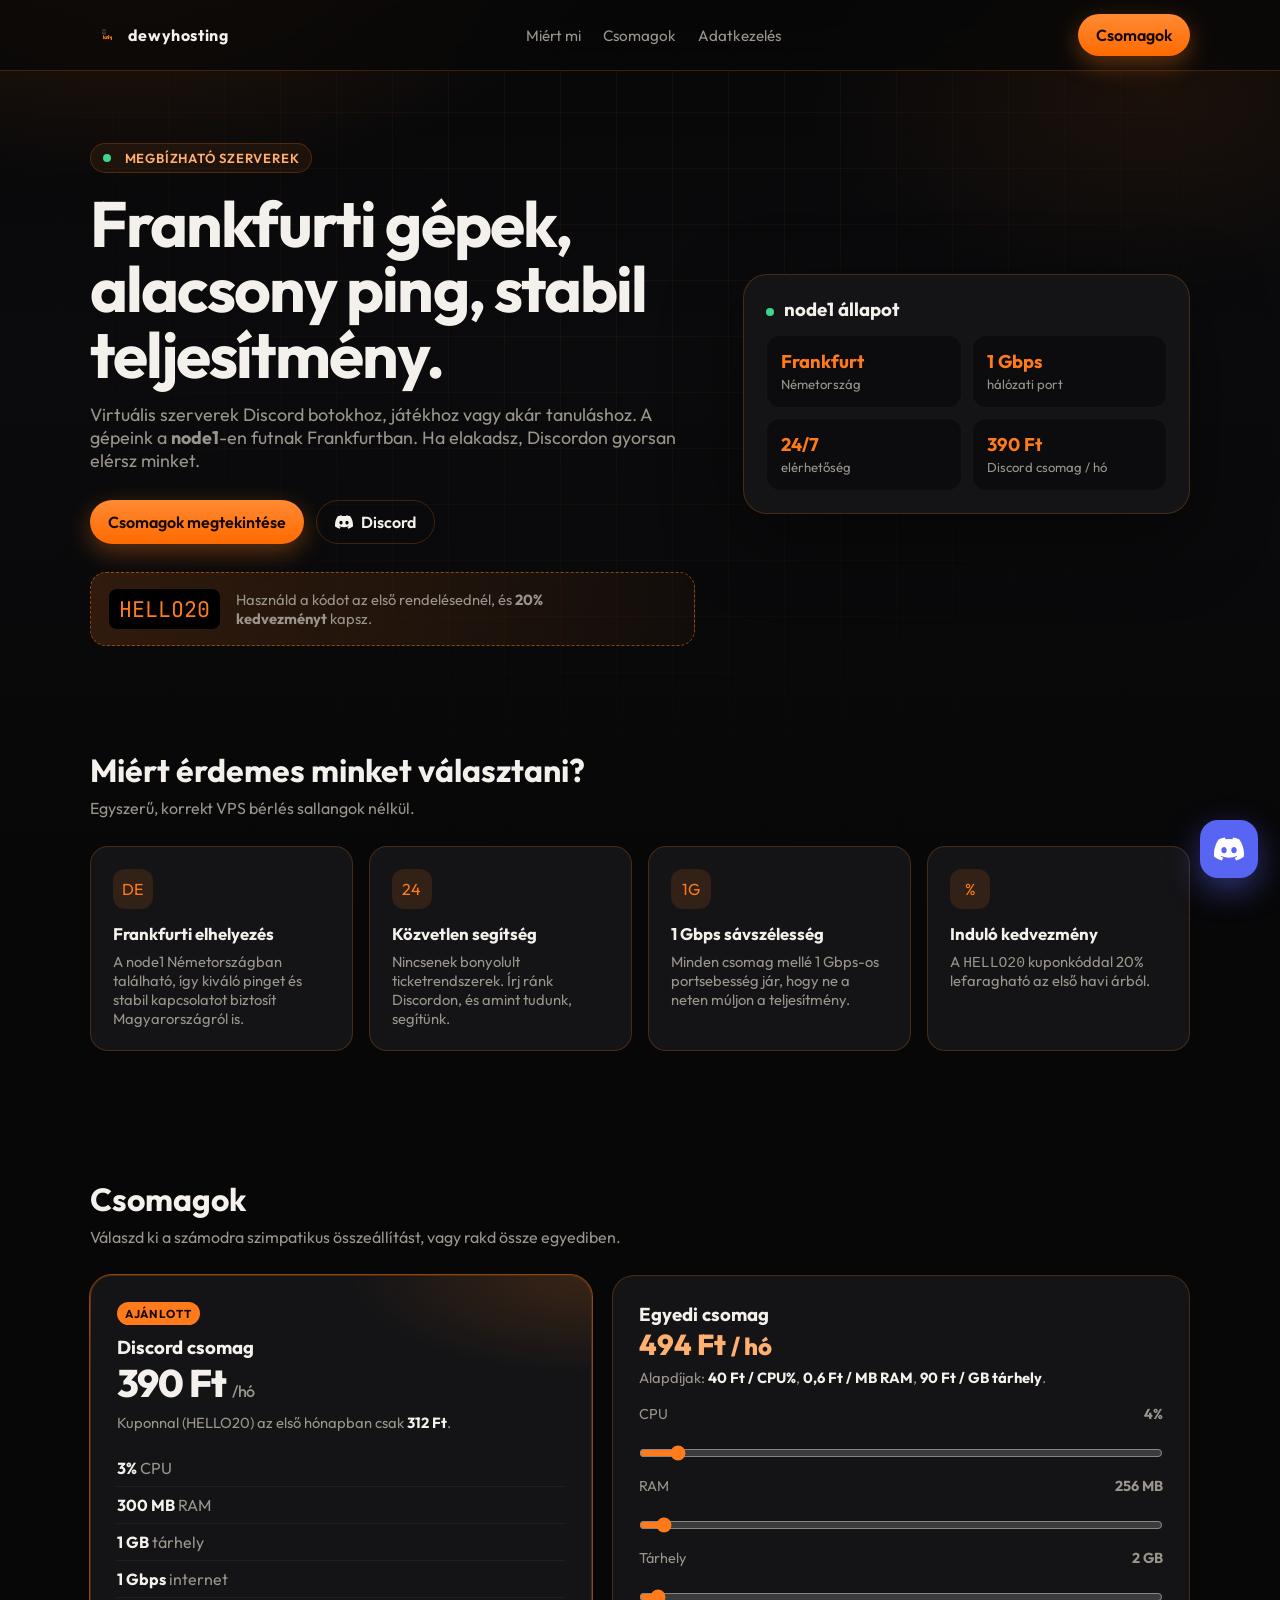
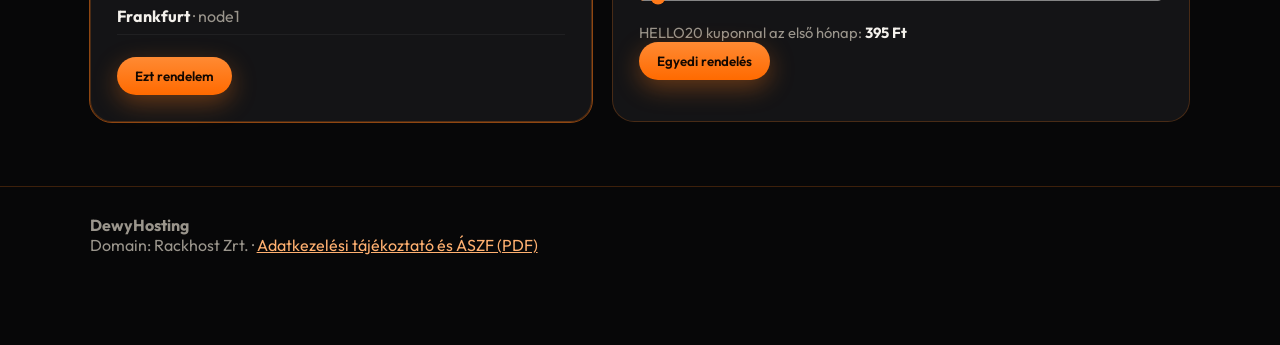
<file: index.html>
<!DOCTYPE html>
<html lang="hu">
<head>
  <meta charset="UTF-8" />
  <meta name="viewport" content="width=device-width, initial-scale=1" />
  <title>dewyhosting</title>
  <meta name="description" content="Bérelj virtuális szervereket megbízhatóan, Frankfurtból." />
  <link rel="icon" type="image/png" href="logo.png" />
  <link rel="preconnect" href="https://fonts.googleapis.com" />
  <link rel="preconnect" href="https://fonts.gstatic.com" crossorigin />
  <link href="https://fonts.googleapis.com/css2?family=JetBrains+Mono:wght@500;700&family=Outfit:wght@400;500;600;700;800&display=swap" rel="stylesheet" />
  <link rel="stylesheet" href="static/style.css" />
</head>
<body>
  <div class="bg-grid"></div>

  <nav>
    <a class="brand" href="index.html">
      <img src="logo.png" alt="DewyHosting logo" width="28" height="28" style="border-radius: 4px;" />
      dewyhosting
    </a>
    <ul>
      <li><a href="#miert">Miért mi</a></li>
      <li><a href="#csomagok">Csomagok</a></li>
      <li><a href="adatkezeles/">Adatkezelés</a></li>
    </ul>
    <a class="btn btn-primary" href="#csomagok">Csomagok</a>
  </nav>

  <header class="hero">
    <div>
      <div class="kicker"><span class="pulse"></span> Megbízható szerverek</div>
      <h1>Frankfurti gépek,<br />alacsony ping, stabil teljesítmény.</h1>
      <p class="lead">
        Virtuális szerverek Discord botokhoz, játékhoz vagy akár tanuláshoz. 
        A gépeink a <strong>node1</strong>-en futnak Frankfurtban. 
        Ha elakadsz, Discordon gyorsan elérsz minket.
      </p>
      <div class="hero-actions">
        <a class="btn btn-primary" href="#csomagok">Csomagok megtekintése</a>
        <a class="btn btn-ghost" href="https://discord.gg/3YTspYyhFQ" target="_blank" rel="noopener">
          <svg width="18" height="18" viewBox="0 0 24 24" fill="currentColor" aria-hidden="true"><path d="M20.317 4.37a19.8 19.8 0 0 0-4.885-1.515.07.07 0 0 0-.079.035c-.211.375-.444.864-.608 1.25a18.3 18.3 0 0 0-5.487 0 12.6 12.6 0 0 0-.617-1.25.08.08 0 0 0-.079-.035A19.7 19.7 0 0 0 3.677 4.37a.08.08 0 0 0-.037.027C.533 9.046-.32 13.58.099 18.057a.08.08 0 0 0 .031.055 19.9 19.9 0 0 0 5.993 3.03.08.08 0 0 0 .084-.028c.462-.63.874-1.295 1.226-1.994a.076.076 0 0 0-.041-.106 13.1 13.1 0 0 1-1.872-.892.077.077 0 0 1-.008-.128c.126-.094.252-.192.372-.291a.07.07 0 0 1 .078-.01c3.928 1.793 8.18 1.793 12.062 0a.07.07 0 0 1 .079.01c.12.099.246.198.373.292a.077.077 0 0 1-.006.127 12.3 12.3 0 0 1-1.873.892.077.077 0 0 0-.041.107c.36.698.772 1.362 1.225 1.993a.08.08 0 0 0 .084.028 19.8 19.8 0 0 0 6.002-3.03.08.08 0 0 0 .032-.054c.5-5.177-.838-9.674-3.549-13.66a.06.06 0 0 0-.031-.028M8.02 15.33c-1.183 0-2.157-1.085-2.157-2.419 0-1.333.956-2.419 2.157-2.419 1.21 0 2.176 1.095 2.157 2.42 0 1.333-.956 2.418-2.157 2.418m7.975 0c-1.183 0-2.157-1.085-2.157-2.419 0-1.333.955-2.419 2.157-2.419 1.21 0 2.176 1.095 2.157 2.42 0 1.333-.946 2.418-2.157 2.418"/></svg>
          Discord
        </a>
      </div>
      <div class="coupon">
        <code>HELLO20</code>
        <p>Használd a kódot az első rendelésednél, és <strong>20% kedvezményt</strong> kapsz.</p>
      </div>
    </div>
    <aside class="hero-card">
      <h3><span class="pulse"></span> node1 állapot</h3>
      <div class="node">
        <div class="stat"><b>Frankfurt</b><span>Németország</span></div>
        <div class="stat"><b>1 Gbps</b><span>hálózati port</span></div>
        <div class="stat"><b>24/7</b><span>elérhetőség</span></div>
        <div class="stat"><b>390 Ft</b><span>Discord csomag / hó</span></div>
      </div>
    </aside>
  </header>

  <section id="miert">
    <h2 class="section-title">Miért érdemes minket választani?</h2>
    <p class="section-sub">Egyszerű, korrekt VPS bérlés sallangok nélkül.</p>
    <div class="features">
      <article class="feature">
        <div class="icon">DE</div>
        <h3>Frankfurti elhelyezés</h3>
        <p>A node1 Németországban található, így kiváló pinget és stabil kapcsolatot biztosít Magyarországról is.</p>
      </article>
      <article class="feature">
        <div class="icon">24</div>
        <h3>Közvetlen segítség</h3>
        <p>Nincsenek bonyolult ticketrendszerek. Írj ránk Discordon, és amint tudunk, segítünk.</p>
      </article>
      <article class="feature">
        <div class="icon">1G</div>
        <h3>1 Gbps sávszélesség</h3>
        <p>Minden csomag mellé 1 Gbps-os portsebesség jár, hogy ne a neten múljon a teljesítmény.</p>
      </article>
      <article class="feature">
        <div class="icon">%</div>
        <h3>Induló kedvezmény</h3>
        <p>A <code>HELLO20</code> kuponkóddal 20% lefaragható az első havi árból.</p>
      </article>
    </div>
  </section>

  <section id="csomagok">
    <h2 class="section-title">Csomagok</h2>
    <p class="section-sub">Válaszd ki a számodra szimpatikus összeállítást, vagy rakd össze egyediben.</p>
    <div class="packages">
      <article class="pack featured">
        <span class="badge">AJÁNLOTT</span>
        <h3>Discord csomag</h3>
        <p class="price">390 Ft <small>/ hó</small></p>
        <p class="muted-line">Kuponnal (HELLO20) az első hónapban csak <strong>312 Ft</strong>.</p>
        <ul class="specs">
          <li><strong>3%</strong> CPU</li>
          <li><strong>300 MB</strong> RAM</li>
          <li><strong>1 GB</strong> tárhely</li>
          <li><strong>1 Gbps</strong> internet</li>
          <li><strong>Frankfurt</strong> · node1</li>
        </ul>
        <button class="btn btn-primary" type="button" data-order="discord">Ezt rendelem</button>
      </article>

      <article class="pack">
        <h3>Egyedi csomag</h3>
        <p class="live-price"><span id="customPrice">398</span> Ft <small>/ hó</small></p>
        <p class="muted-line">Alapdíjak: <strong>40 Ft / CPU%</strong>, <strong>0,6 Ft / MB RAM</strong>, <strong>90 Ft / GB tárhely</strong>.</p>
        <div class="sliders">
          <label>CPU <b id="cpuVal">4%</b></label>
          <input id="cpu" type="range" min="1" max="50" value="4" />
          <label>RAM <b id="ramVal">256 MB</b></label>
          <input id="ram" type="range" min="128" max="4096" step="64" value="256" />
          <label>Tárhely <b id="diskVal">2 GB</b></label>
          <input id="disk" type="range" min="1" max="50" value="2" />
        </div>
        <p id="helloHint" class="muted-line"></p>
        <button class="btn btn-primary" type="button" data-order="custom">Egyedi rendelés</button>
      </article>
    </div>
  </section>

  <footer>
    <div>
      <strong>DewyHosting</strong><br />
      Domain: Rackhost Zrt. · <a href="adatkezeles/">Adatkezelési tájékoztató és ÁSZF (PDF)</a>
    </div>
  </footer>

  <a class="discord-fab" href="https://discord.gg/3YTspYyhFQ" target="_blank" rel="noopener" aria-label="Discord">
    <svg viewBox="0 0 24 24" aria-hidden="true"><path d="M20.317 4.37a19.8 19.8 0 0 0-4.885-1.515.07.07 0 0 0-.079.035c-.211.375-.444.864-.608 1.25a18.3 18.3 0 0 0-5.487 0 12.6 12.6 0 0 0-.617-1.25.08.08 0 0 0-.079-.035A19.7 19.7 0 0 0 3.677 4.37a.08.08 0 0 0-.037.027C.533 9.046-.32 13.58.099 18.057a.08.08 0 0 0 .031.055 19.9 19.9 0 0 0 5.993 3.03.08.08 0 0 0 .084-.028c.462-.63.874-1.295 1.226-1.994a.076.076 0 0 0-.041-.106 13.1 13.1 0 0 1-1.872-.892.077.077 0 0 1-.008-.128c.126-.094.252-.192.372-.291a.07.07 0 0 1 .078-.01c3.928 1.793 8.18 1.793 12.062 0a.07.07 0 0 1 .079.01c.12.099.246.198.373.292a.077.077 0 0 1-.006.127 12.3 12.3 0 0 1-1.873.892.077.077 0 0 0-.041.107c.36.698.772 1.362 1.225 1.993a.08.08 0 0 0 .084.028 19.8 19.8 0 0 0 6.002-3.03.08.08 0 0 0 .032-.054c.5-5.177-.838-9.674-3.549-13.66a.06.06 0 0 0-.031-.028M8.02 15.33c-1.183 0-2.157-1.085-2.157-2.419 0-1.333.956-2.419 2.157-2.419 1.21 0 2.176 1.095 2.157 2.42 0 1.333-.956 2.418-2.157 2.418m7.975 0c-1.183 0-2.157-1.085-2.157-2.419 0-1.333.955-2.419 2.157-2.419 1.21 0 2.176 1.095 2.157 2.42 0 1.333-.946 2.418-2.157 2.418"/></svg>
  </a>

  <div class="modal" id="orderModal" role="dialog" aria-modal="true" aria-labelledby="orderTitle">
    <div class="modal-card">
      <h3 id="orderTitle">Rendelés</h3>
      <p class="hint" id="orderHint">Add meg a szerver nevét és az e-mail címed. A kérés Discordra megy.</p>
      <form id="orderForm">
        <label class="field">
          <span>Szerver neve</span>
          <input name="serverName" required minlength="2" maxlength="32" pattern="[a-zA-Z0-9][a-zA-Z0-9_-]{1,31}" placeholder="pl. dc-bot" autocomplete="off" />
        </label>
        <label class="field">
          <span>E-mail cím</span>
          <input name="email" type="email" required placeholder="te@email.hu" autocomplete="email" />
        </label>
        <label class="field">
          <span>Kupon (opcionális)</span>
          <input name="coupon" maxlength="24" placeholder="HELLO20" />
        </label>
        <label class="check">
          <input type="checkbox" name="acceptedLegal" required />
          <span>Elolvastam és elfogadom az <a href="adatkezeles/" target="_blank" rel="noopener">adatkezelési tájékoztatót és ÁSZF-et</a> (PDF).</span>
        </label>
        <p class="err" id="orderErr"></p>
        <div style="display:flex;gap:10px;flex-wrap:wrap">
          <button class="btn btn-primary" type="submit">Rendelés küldése</button>
          <button class="btn btn-ghost" type="button" id="closeModal">Mégse</button>
        </div>
      </form>
    </div>
  </div>

  <script src="static/app.js"></script>
</body>
</html>
</file>
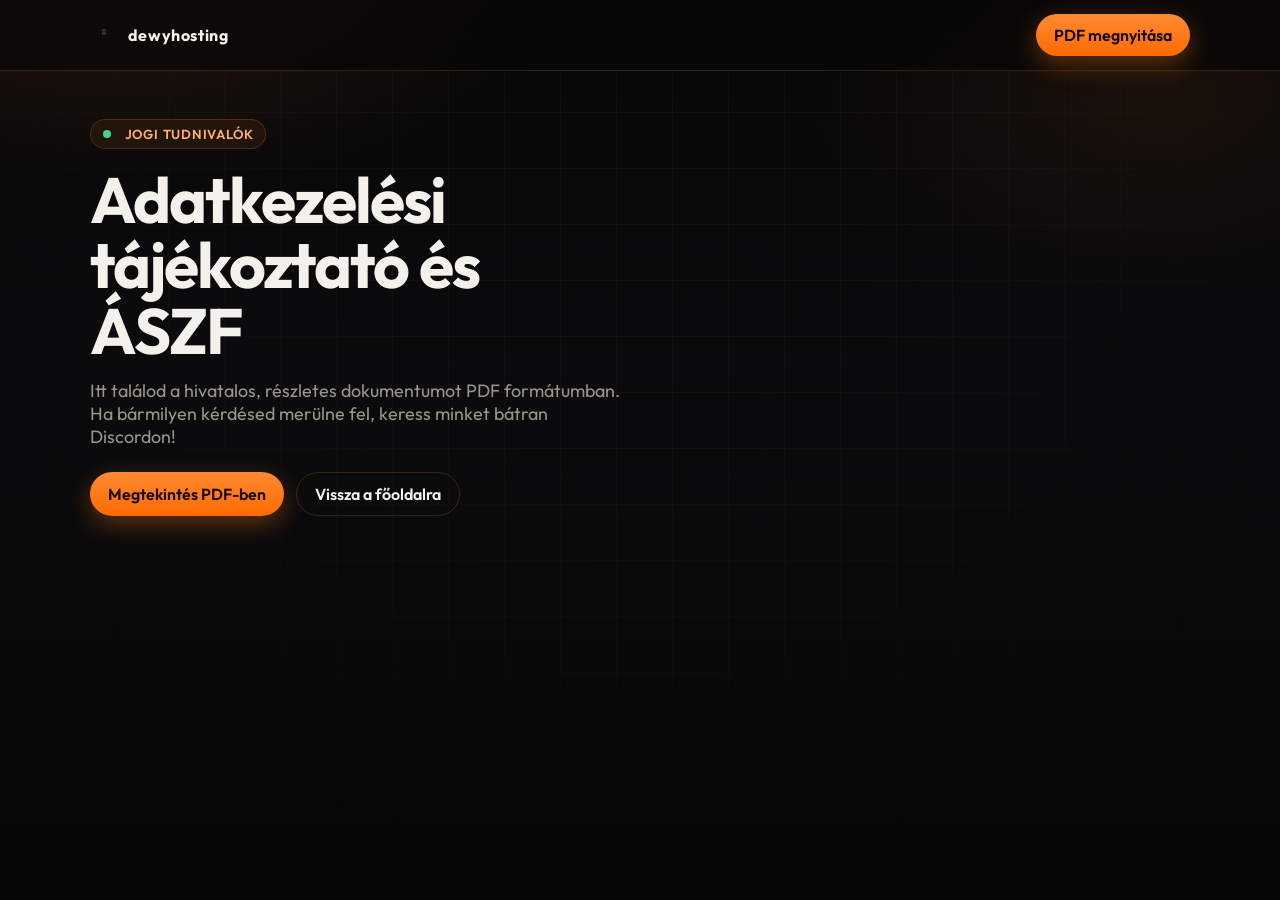
<file: adatkezeles/index.html>
<!DOCTYPE html>
<html lang="hu">
<head>
  <meta charset="UTF-8" />
  <meta name="viewport" content="width=device-width, initial-scale=1" />
  <title>Adatkezelési tájékoztató és ÁSZF — dewyhosting</title>
  <link rel="icon" type="image/png" href="../favicon.png" />
  <link rel="preconnect" href="https://fonts.googleapis.com" />
  <link rel="preconnect" href="https://fonts.gstatic.com" crossorigin />
  <link href="https://fonts.googleapis.com/css2?family=JetBrains+Mono:wght@500;700&family=Outfit:wght@400;500;600;700;800&display=swap" rel="stylesheet" />
  <link rel="stylesheet" href="../static/style.css" />
  <style>
    .legal-wrap { padding: 48px 7vw; max-width: 720px; }
  </style>
</head>
<body>
  <div class="bg-grid"></div>

  <nav>
    <a class="brand" href="../index.html">
      <img src="../favicon.png" alt="DewyHosting logo" width="28" height="28" style="border-radius: 4px;" />
      dewyhosting
    </a>
    <a class="btn btn-primary" href="adatkezeles.pdf">PDF megnyitása</a>
  </nav>

  <div class="legal-wrap">
    <p class="kicker"><span class="pulse"></span> Jogi tudnivalók</p>
    <h1>Adatkezelési tájékoztató és ÁSZF</h1>
    <p class="lead" style="margin: 16px 0 24px;">
      Itt találod a hivatalos, részletes dokumentumot PDF formátumban. 
      Ha bármilyen kérdésed merülne fel, keress minket bátran Discordon!
    </p>
    <div style="display: flex; gap: 12px; flex-wrap: wrap;">
      <a class="btn btn-primary" href="adatkezeles.pdf" target="_blank" rel="noopener">Megtekintés PDF-ben</a>
      <a class="btn btn-ghost" href="../index.html">Vissza a főoldalra</a>
    </div>
  </div>
</body>
</html>
</file>
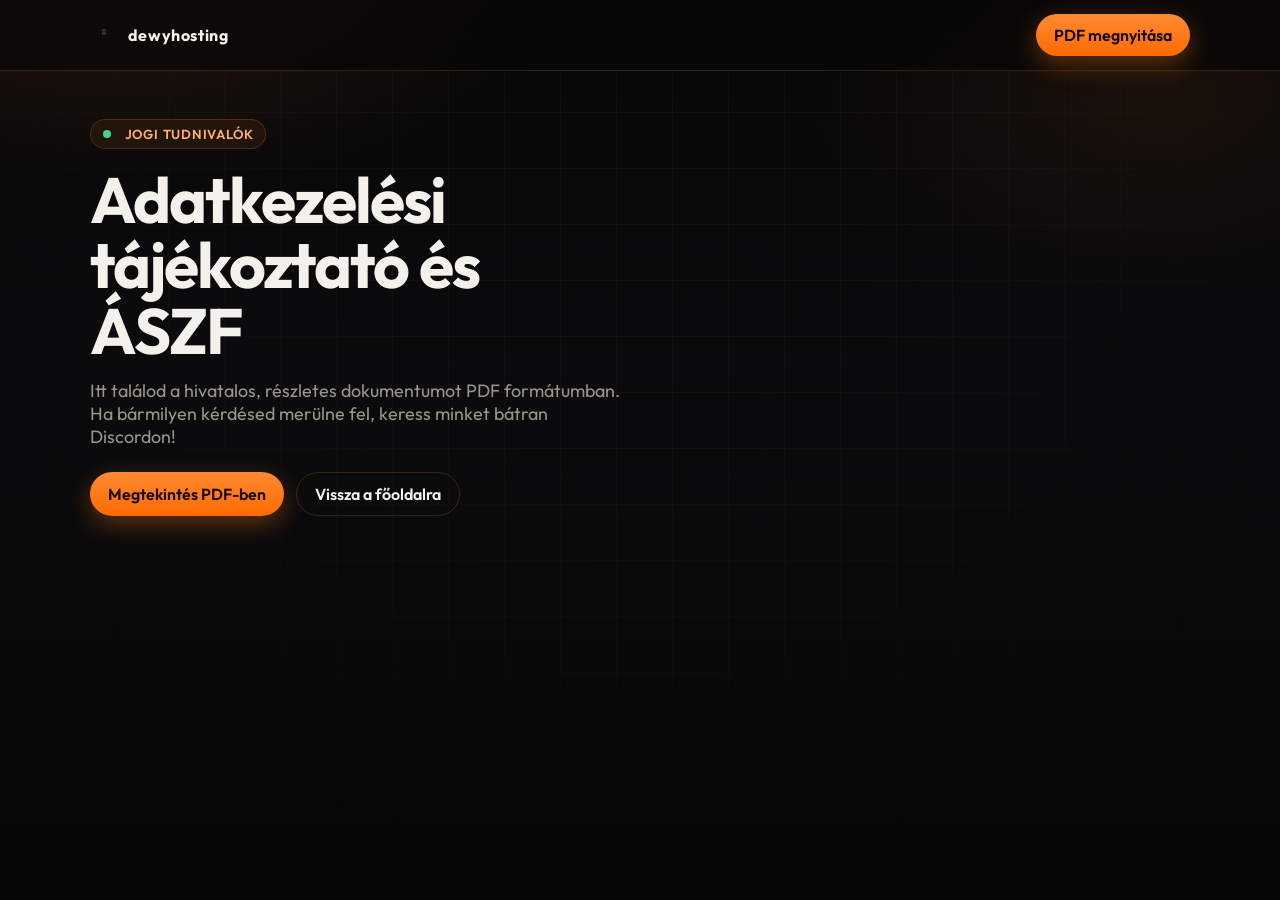
<file: aszf.html>
<!DOCTYPE html>
<html lang="hu">
<head>
  <meta charset="UTF-8" />
  <title>ÁSZF — dewyHosting</title>
  <meta http-equiv="refresh" content="0; url=adatkezeles/" />
  <link rel="canonical" href="adatkezeles/" />
</head>
<body>
  <p><a href="adatkezeles/">Adatkezelési tájékoztató</a></p>
</body>
</html>
</file>
<file: static/style.css>
:root {
  --bg: #070708;
  --bg-2: #0e0e10;
  --card: #141416;
  --line: rgba(255, 122, 26, 0.22);
  --orange: #ff7a1a;
  --orange-2: #ffb070;
  --text: #f4f1ec;
  --muted: #9a958c;
  --ok: #3dd68c;
  --danger: #ff5c5c;
  --shadow: 0 24px 80px rgba(0, 0, 0, 0.45);
}

* { box-sizing: border-box; margin: 0; padding: 0; }
html { scroll-behavior: smooth; }
body {
  font-family: "Outfit", system-ui, sans-serif;
  background: var(--bg);
  color: var(--text);
  min-height: 100vh;
  overflow-x: hidden;
}
a { color: inherit; }
button, input, select { font-family: inherit; }

.bg-grid {
  position: fixed;
  inset: 0;
  z-index: -2;
  background:
    radial-gradient(900px 500px at 10% -10%, rgba(255, 122, 26, 0.16), transparent 55%),
    radial-gradient(700px 400px at 90% 10%, rgba(255, 122, 26, 0.08), transparent 50%),
    linear-gradient(180deg, #070708, #0b0b0d 40%, #070708);
}
.bg-grid::after {
  content: "";
  position: absolute;
  inset: 0;
  background-image:
    linear-gradient(rgba(255,122,26,0.05) 1px, transparent 1px),
    linear-gradient(90deg, rgba(255,122,26,0.05) 1px, transparent 1px);
  background-size: 56px 56px;
  mask-image: radial-gradient(circle at 50% 20%, #000 20%, transparent 75%);
}

nav {
  position: sticky;
  top: 0;
  z-index: 40;
  display: flex;
  align-items: center;
  justify-content: space-between;
  gap: 16px;
  padding: 14px 7vw;
  background: rgba(7, 7, 8, 0.72);
  backdrop-filter: blur(16px);
  border-bottom: 1px solid var(--line);
}
.brand {
  display: flex;
  align-items: center;
  gap: 10px;
  font-weight: 700;
  letter-spacing: 0.04em;
  text-decoration: none;
}
.logo {
  width: 34px;
  height: 34px;
  border-radius: 9px;
  background: linear-gradient(135deg, var(--orange), #c94e00);
  display: grid;
  place-items: center;
  font-weight: 800;
  color: #111;
  box-shadow: 0 0 24px rgba(255, 122, 26, 0.45);
}
nav ul {
  list-style: none;
  display: flex;
  gap: 22px;
  color: var(--muted);
  font-size: 0.95rem;
}
nav a { text-decoration: none; }
nav a:hover { color: var(--orange-2); }

.btn {
  display: inline-flex;
  align-items: center;
  justify-content: center;
  gap: 8px;
  border: 0;
  cursor: pointer;
  text-decoration: none;
  border-radius: 999px;
  padding: 11px 18px;
  font-weight: 600;
  transition: 0.18s ease;
}
.btn-primary {
  background: linear-gradient(180deg, #ff8a33, #ff6a00);
  color: #140800;
  box-shadow: 0 8px 24px rgba(255, 122, 26, 0.35);
}
.btn-primary:hover { transform: translateY(-1px); filter: brightness(1.05); }
.btn-ghost {
  background: transparent;
  color: var(--text);
  border: 1px solid var(--line);
}
.btn-ghost:hover { border-color: var(--orange); color: var(--orange-2); }

.hero {
  padding: 72px 7vw 40px;
  display: grid;
  grid-template-columns: 1.15fr 0.85fr;
  gap: 48px;
  align-items: center;
}
.kicker {
  display: inline-flex;
  align-items: center;
  gap: 8px;
  border: 1px solid var(--line);
  background: rgba(255, 122, 26, 0.08);
  color: var(--orange-2);
  padding: 6px 12px;
  border-radius: 999px;
  font-size: 0.82rem;
  font-weight: 600;
  letter-spacing: 0.06em;
  text-transform: uppercase;
}
h1 {
  font-size: clamp(2.4rem, 5vw, 4.4rem);
  line-height: 1.02;
  margin: 18px 0 16px;
  letter-spacing: -0.03em;
}
h1 span { color: var(--orange); }
.lead { color: var(--muted); font-size: 1.12rem; max-width: 52ch; }
.hero-actions { display: flex; gap: 12px; margin-top: 28px; flex-wrap: wrap; }

.coupon {
  margin-top: 28px;
  display: flex;
  align-items: center;
  gap: 16px;
  padding: 16px 18px;
  padding-right: 72px;
  border-radius: 16px;
  background: linear-gradient(90deg, rgba(255,122,26,0.16), rgba(255,122,26,0.04));
  border: 1px dashed rgba(255, 122, 26, 0.5);
}
.coupon code {
  font-family: "JetBrains Mono", ui-monospace, monospace;
  font-size: 1.35rem;
  color: var(--orange);
  background: #000;
  padding: 6px 10px;
  border-radius: 8px;
}
.coupon p { color: var(--muted); font-size: 0.92rem; }

.hero-card {
  background: var(--card);
  border: 1px solid var(--line);
  border-radius: 24px;
  padding: 22px;
  box-shadow: var(--shadow);
}
.hero-card h3 { margin-bottom: 14px; }
.node {
  display: grid;
  grid-template-columns: 1fr 1fr;
  gap: 10px;
}
.stat {
  background: #0c0c0e;
  border: 1px solid rgba(255,255,255,0.04);
  border-radius: 14px;
  padding: 14px;
}
.stat b { display: block; color: var(--orange); font-size: 1.15rem; }
.stat span { color: var(--muted); font-size: 0.82rem; }

.pulse {
  width: 8px; height: 8px; border-radius: 50%;
  background: var(--ok); display: inline-block; margin-right: 6px;
  box-shadow: 0 0 0 0 rgba(61, 214, 140, 0.7);
  animation: ping 1.8s infinite;
}
@keyframes ping {
  70% { box-shadow: 0 0 0 8px transparent; }
}

section { padding: 64px 7vw; scroll-margin-top: 84px; }
.section-title { font-size: 2rem; margin-bottom: 8px; }
.section-sub { color: var(--muted); margin-bottom: 28px; }

.features {
  display: grid;
  grid-template-columns: repeat(4, 1fr);
  gap: 16px;
}
.feature {
  background: var(--card);
  border: 1px solid var(--line);
  border-radius: 18px;
  padding: 22px;
  min-height: 170px;
}
.feature .icon {
  width: 40px; height: 40px; border-radius: 12px;
  background: rgba(255,122,26,0.12);
  display: grid; place-items: center;
  margin-bottom: 14px; color: var(--orange);
}
.feature h3 { font-size: 1.05rem; margin-bottom: 8px; }
.feature p { color: var(--muted); font-size: 0.92rem; }

.packages { display: grid; grid-template-columns: 1fr 1.15fr; gap: 20px; }
.pack {
  background: var(--card);
  border: 1px solid var(--line);
  border-radius: 22px;
  padding: 26px;
}
.pack.featured {
  outline: 1px solid rgba(255,122,26,0.55);
  background:
    radial-gradient(400px 160px at 100% 0%, rgba(255,122,26,0.16), transparent 60%),
    var(--card);
}
.badge {
  display: inline-block;
  background: var(--orange);
  color: #140800;
  font-size: 0.72rem;
  font-weight: 700;
  letter-spacing: 0.08em;
  padding: 4px 8px;
  border-radius: 999px;
  margin-bottom: 10px;
}
.price { font-size: 2.4rem; font-weight: 800; letter-spacing: -0.03em; }
.price small { font-size: 1rem; color: var(--muted); font-weight: 500; }
.muted-line { color: var(--muted); font-size: 0.92rem; margin-top: 6px; }
.muted-line strong { color: var(--text); }
.specs { list-style: none; margin: 18px 0 22px; color: var(--muted); }
.specs li { padding: 8px 0; border-bottom: 1px solid rgba(255,255,255,0.05); }
.specs li strong { color: var(--text); }

.sliders { display: grid; gap: 16px; margin: 18px 0; }
.sliders label { display: flex; justify-content: space-between; color: var(--muted); font-size: 0.9rem; }
.sliders input[type="range"] {
  width: 100%;
  accent-color: var(--orange);
  margin-top: 6px;
}
.live-price { font-size: 1.8rem; font-weight: 800; color: var(--orange-2); }

footer {
  padding: 28px 7vw 90px;
  border-top: 1px solid var(--line);
  color: var(--muted);
  display: flex;
  justify-content: space-between;
  gap: 16px;
  flex-wrap: wrap;
}
footer a { color: var(--orange-2); }

.discord-fab {
  position: fixed;
  right: 22px;
  bottom: 22px;
  z-index: 50;
  width: 58px;
  height: 58px;
  border-radius: 18px;
  background: #5865f2;
  display: grid;
  place-items: center;
  box-shadow: 0 12px 32px rgba(88, 101, 242, 0.45);
  transition: 0.18s ease;
}
.discord-fab:hover { transform: translateY(-3px) scale(1.04); }
.discord-fab svg { width: 30px; height: 30px; fill: #fff; }

.modal {
  position: fixed;
  inset: 0;
  background: rgba(0,0,0,0.62);
  display: none;
  align-items: center;
  justify-content: center;
  z-index: 80;
  padding: 20px;
}
.modal.open { display: flex; }
.modal-card {
  width: min(480px, 100%);
  max-height: min(92vh, 720px);
  overflow: auto;
  background: #121214;
  border: 1px solid var(--line);
  border-radius: 20px;
  padding: 24px;
  box-shadow: var(--shadow);
}
.modal-card h3 { margin-bottom: 6px; }
.modal-card p.hint { color: var(--muted); font-size: 0.9rem; margin-bottom: 16px; }
.field { display: grid; gap: 6px; margin-bottom: 12px; }
.field span { font-size: 0.85rem; color: var(--muted); }
.field input {
  background: #0b0b0d;
  border: 1px solid var(--line);
  color: var(--text);
  border-radius: 12px;
  padding: 11px 12px;
  outline: none;
}
.field input:focus { border-color: var(--orange); }
.check {
  display: flex;
  gap: 8px;
  align-items: flex-start;
  font-size: 0.85rem;
  color: var(--muted);
  margin: 8px 0 16px;
}
.check a { color: var(--orange-2); }
.err { color: var(--danger); min-height: 1.2em; font-size: 0.88rem; margin-bottom: 8px; }
.okmsg { color: var(--ok); }

@media (max-width: 980px) {
  .hero, .packages, .features { grid-template-columns: 1fr; }
  nav ul { display: none; }
  .hero { padding-top: 40px; }
}
</file>
